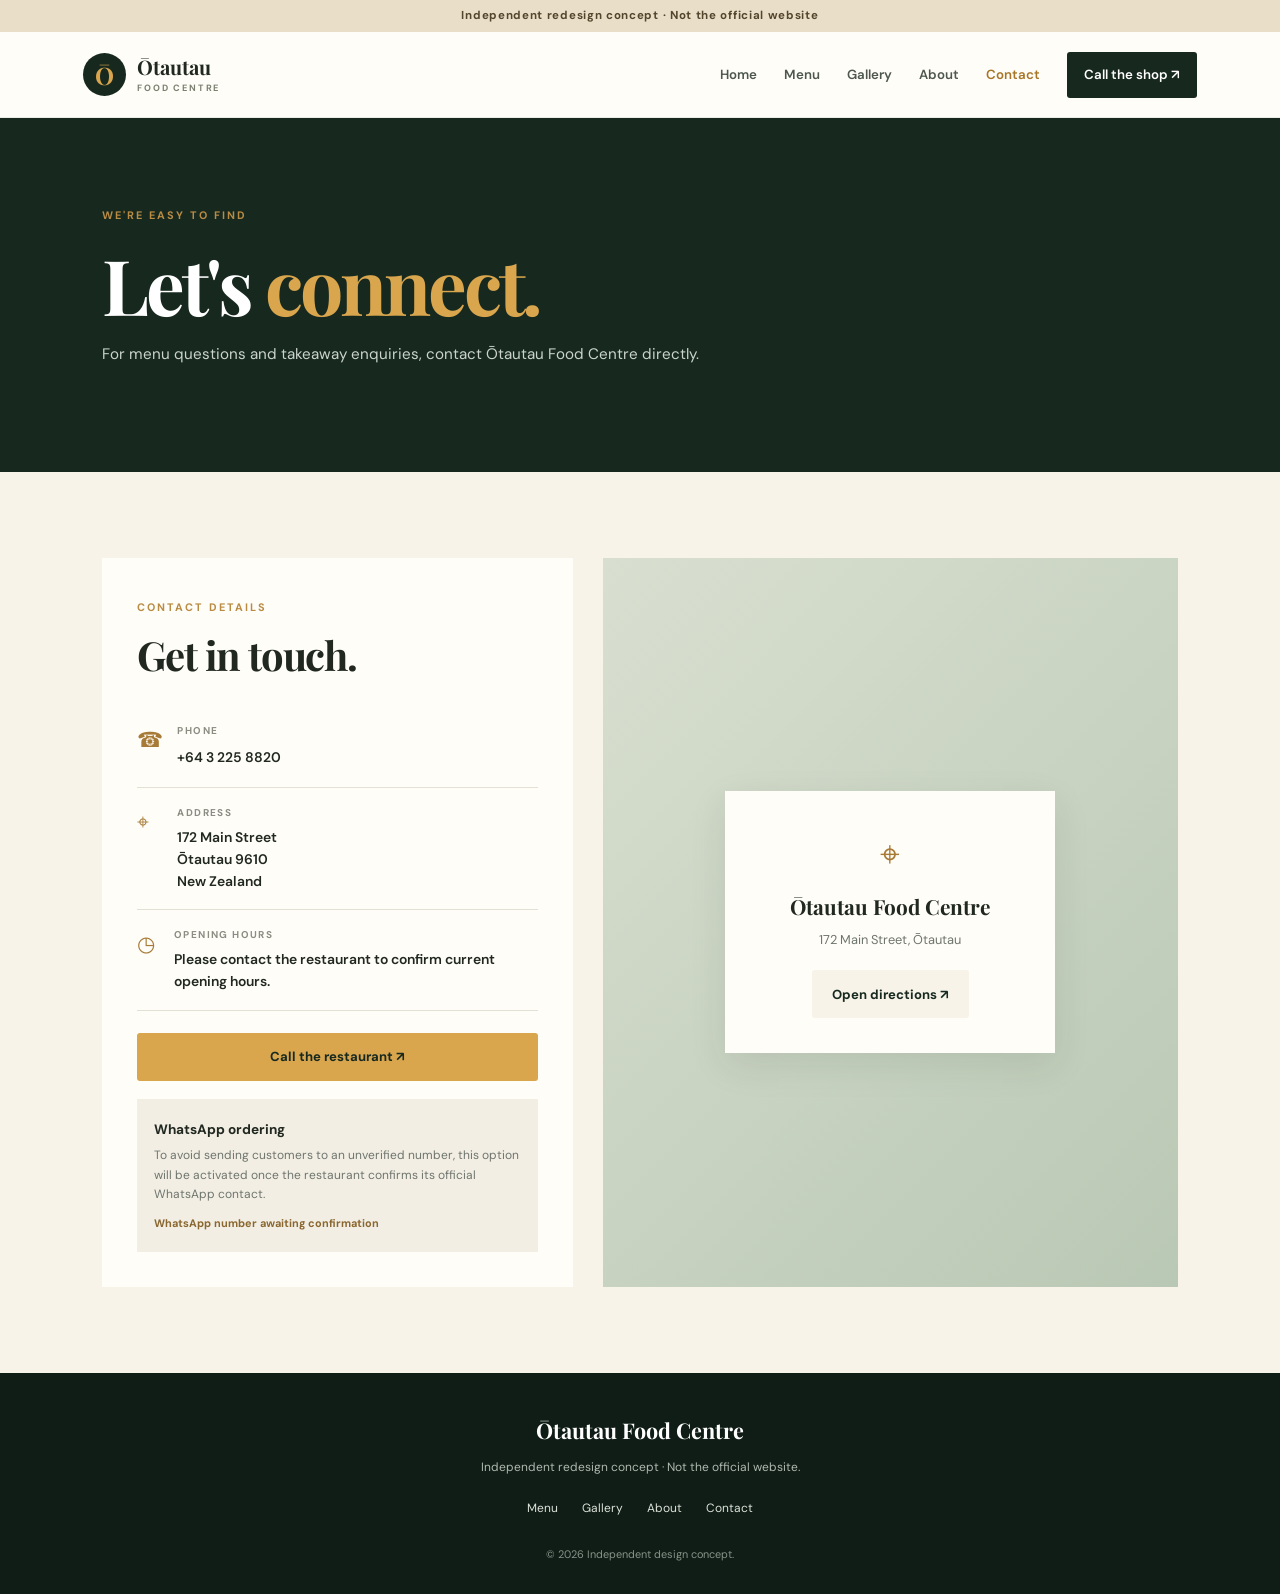
<file: contact.html>
<!DOCTYPE html>
<html lang="en-NZ">
<head>
  <meta charset="UTF-8"><meta name="viewport" content="width=device-width, initial-scale=1">
  <meta name="description" content="Contact and location details for Otautau Food Centre independent website redesign concept.">
  <meta name="theme-color" content="#17291f"><title>Contact | Ōtautau Food Centre</title>
  <link rel="preconnect" href="https://fonts.googleapis.com"><link rel="preconnect" href="https://fonts.gstatic.com" crossorigin>
  <link href="https://fonts.googleapis.com/css2?family=DM+Sans:wght@400;500;600;700&family=Playfair+Display:wght@600;700;800&display=swap" rel="stylesheet">
  <link rel="stylesheet" href="css/style.css"><script src="js/script.js" defer></script>
</head>
<body>
  <div class="concept-notice">Independent redesign concept · Not the official website</div>
  <header class="site-header"><a class="brand" href="index.html"><span class="brand-mark">Ō</span><span>Ōtautau<small>FOOD CENTRE</small></span></a><button class="menu-toggle" aria-label="Open navigation" aria-expanded="false" aria-controls="main-navigation"><span></span><span></span><span></span></button><nav class="navigation" id="main-navigation"><a href="index.html">Home</a><a href="menu.html">Menu</a><a href="gallery.html">Gallery</a><a href="about.html">About</a><a class="active" href="contact.html">Contact</a><a class="nav-cta" href="tel:+6432258820">Call the shop ↗</a></nav></header>
  <main>
    <section class="page-hero"><span class="eyebrow">WE'RE EASY TO FIND</span><h1>Let's <em>connect.</em></h1><p>For menu questions and takeaway enquiries, contact Ōtautau Food Centre directly.</p></section>
    <section class="section contact-layout">
      <div class="contact-card"><span class="eyebrow">CONTACT DETAILS</span><h2>Get in touch.</h2><div class="contact-row"><span class="contact-icon">☎</span><div><small>PHONE</small><a href="tel:+6432258820">+64 3 225 8820</a></div></div><div class="contact-row"><span class="contact-icon">⌖</span><div><small>ADDRESS</small><p>172 Main Street<br>Ōtautau 9610<br>New Zealand</p></div></div><div class="contact-row"><span class="contact-icon">◷</span><div><small>OPENING HOURS</small><p>Please contact the restaurant to confirm current opening hours.</p></div></div><a class="button button-gold full-button" href="tel:+6432258820">Call the restaurant ↗</a><div class="whatsapp-pending"><b>WhatsApp ordering</b><p>To avoid sending customers to an unverified number, this option will be activated once the restaurant confirms its official WhatsApp contact.</p><span>WhatsApp number awaiting confirmation</span></div></div>
      <div class="map-card"><div class="map-placeholder"><span class="map-pin">⌖</span><b>Ōtautau Food Centre</b><span>172 Main Street, Ōtautau</span><a class="button button-light" target="_blank" rel="noopener" href="https://www.google.com/maps/search/?api=1&query=172+Main+Street+Otautau+9610+New+Zealand">Open directions ↗</a></div></div>
    </section>
  </main>
  <footer class="site-footer"><a class="footer-brand" href="index.html">Ōtautau Food Centre</a><p>Independent redesign concept · Not the official website.</p><div class="footer-links"><a href="menu.html">Menu</a><a href="gallery.html">Gallery</a><a href="about.html">About</a><a href="contact.html">Contact</a></div><small>© <span data-year></span> Independent design concept.</small></footer>
</body></html>
</file>
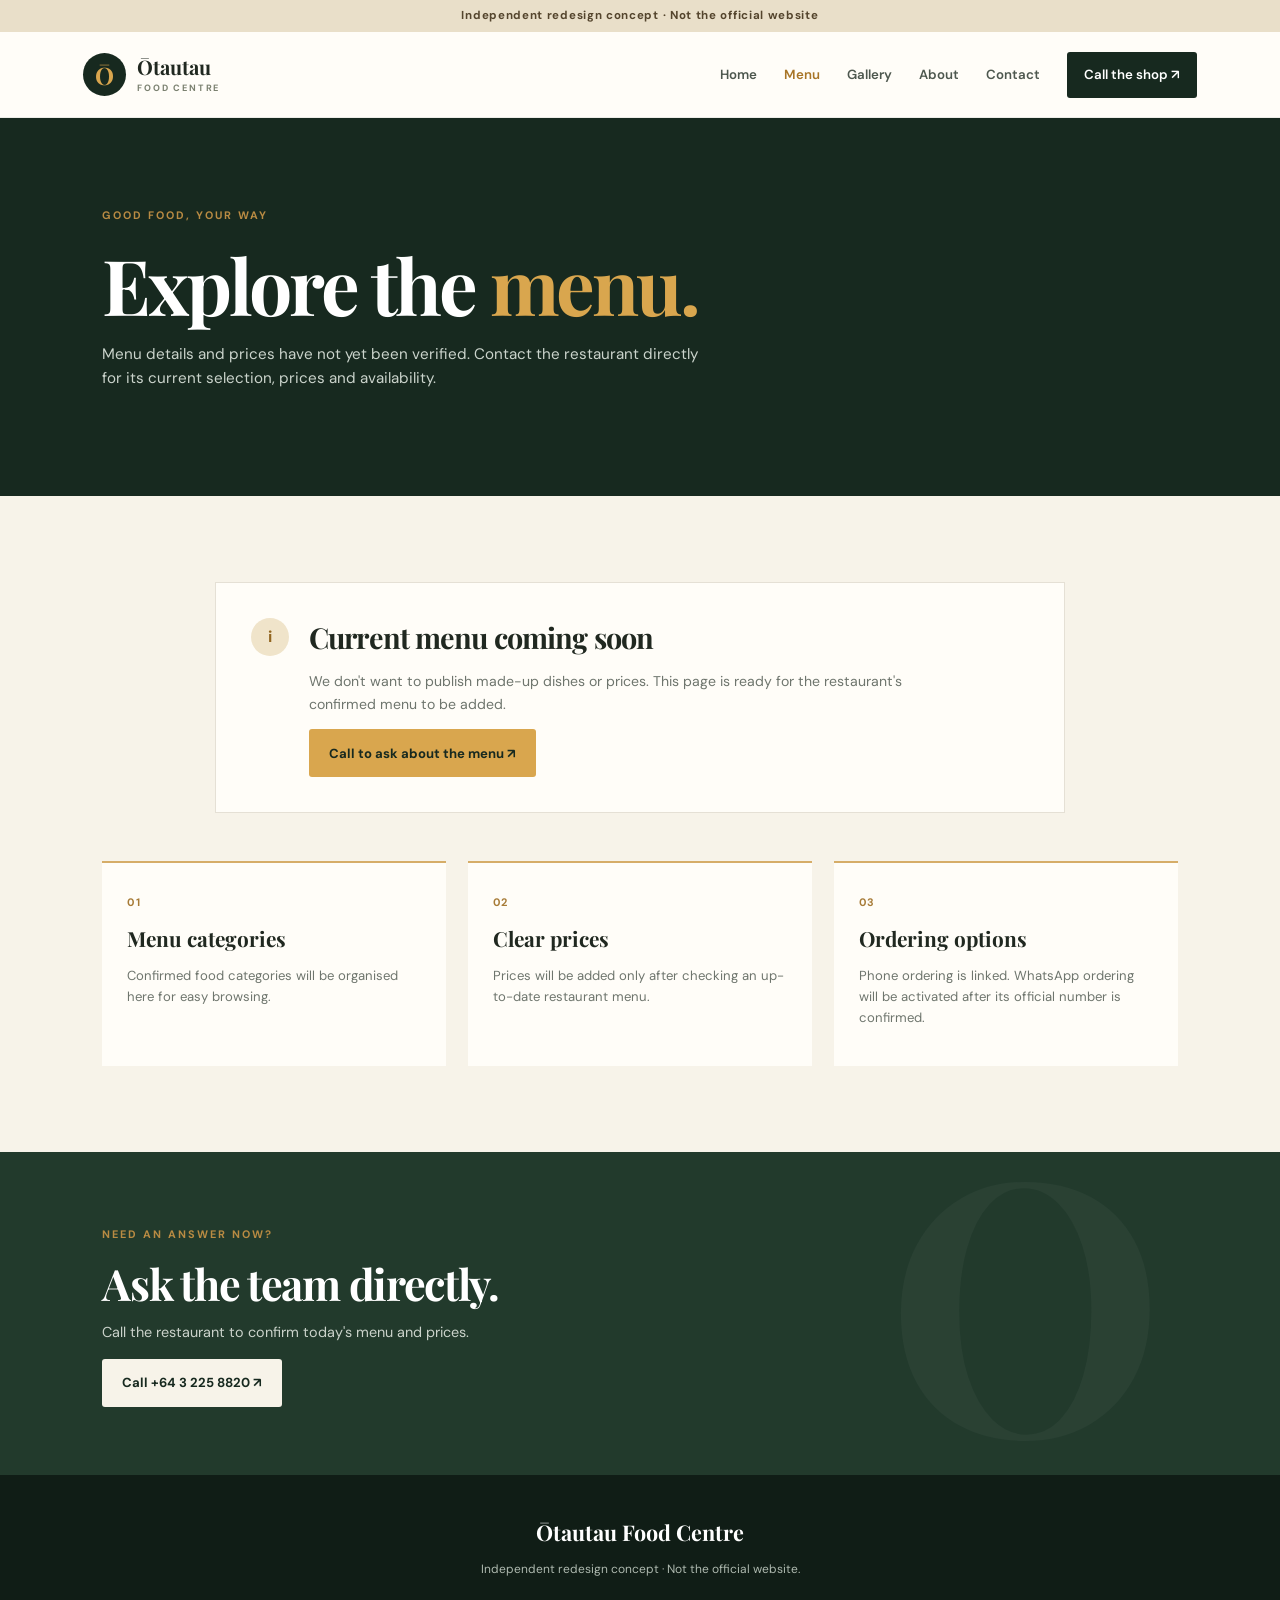
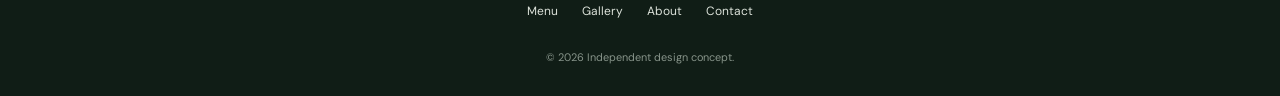
<file: menu.html>
<!DOCTYPE html>
<html lang="en-NZ">
<head>
  <meta charset="UTF-8"><meta name="viewport" content="width=device-width, initial-scale=1">
  <meta name="description" content="Menu information page in the independent Otautau Food Centre redesign concept.">
  <meta name="theme-color" content="#17291f"><title>Menu | Ōtautau Food Centre</title>
  <link rel="preconnect" href="https://fonts.googleapis.com"><link rel="preconnect" href="https://fonts.gstatic.com" crossorigin>
  <link href="https://fonts.googleapis.com/css2?family=DM+Sans:wght@400;500;600;700&family=Playfair+Display:wght@600;700;800&display=swap" rel="stylesheet">
  <link rel="stylesheet" href="css/style.css"><script src="js/script.js" defer></script>
</head>
<body>
  <div class="concept-notice">Independent redesign concept · Not the official website</div>
  <header class="site-header"><a class="brand" href="index.html"><span class="brand-mark">Ō</span><span>Ōtautau<small>FOOD CENTRE</small></span></a><button class="menu-toggle" aria-label="Open navigation" aria-expanded="false" aria-controls="main-navigation"><span></span><span></span><span></span></button><nav class="navigation" id="main-navigation"><a href="index.html">Home</a><a class="active" href="menu.html">Menu</a><a href="gallery.html">Gallery</a><a href="about.html">About</a><a href="contact.html">Contact</a><a class="nav-cta" href="tel:+6432258820">Call the shop ↗</a></nav></header>
  <main>
    <section class="page-hero"><span class="eyebrow">GOOD FOOD, YOUR WAY</span><h1>Explore the <em>menu.</em></h1><p>Menu details and prices have not yet been verified. Contact the restaurant directly for its current selection, prices and availability.</p></section>
    <section class="section menu-notice-wrap"><div class="notice-card"><span class="notice-icon">i</span><div><h2>Current menu coming soon</h2><p>We don't want to publish made-up dishes or prices. This page is ready for the restaurant's confirmed menu to be added.</p><a class="button button-gold" href="tel:+6432258820">Call to ask about the menu ↗</a></div></div>
      <div class="menu-preview-grid"><article><span>01</span><h3>Menu categories</h3><p>Confirmed food categories will be organised here for easy browsing.</p></article><article><span>02</span><h3>Clear prices</h3><p>Prices will be added only after checking an up-to-date restaurant menu.</p></article><article><span>03</span><h3>Ordering options</h3><p>Phone ordering is linked. WhatsApp ordering will be activated after its official number is confirmed.</p></article></div>
    </section>
    <section class="order-banner compact"><div><span class="eyebrow">NEED AN ANSWER NOW?</span><h2>Ask the team directly.</h2><p>Call the restaurant to confirm today's menu and prices.</p><a class="button button-light" href="tel:+6432258820">Call +64 3 225 8820 ↗</a></div><span class="banner-mark" aria-hidden="true">Ō</span></section>
  </main>
  <footer class="site-footer"><a class="footer-brand" href="index.html">Ōtautau Food Centre</a><p>Independent redesign concept · Not the official website.</p><div class="footer-links"><a href="menu.html">Menu</a><a href="gallery.html">Gallery</a><a href="about.html">About</a><a href="contact.html">Contact</a></div><small>© <span data-year></span> Independent design concept.</small></footer>
</body></html>
</file>
<file: css/style.css>
/* Ōtautau Food Centre — independent redesign concept */
:root{--green:#17291f;--green-2:#223a2c;--cream:#f7f3e9;--paper:#fffdf8;--gold:#d9a64e;--ink:#202820;--muted:#6e756d;--line:#e5e0d5;--serif:"Playfair Display",Georgia,serif;--sans:"DM Sans",Arial,sans-serif}
*{box-sizing:border-box}html{scroll-behavior:smooth}body{margin:0;background:var(--paper);color:var(--ink);font-family:var(--sans);line-height:1.6}a{color:inherit;text-decoration:none}img{display:block;max-width:100%}.concept-notice{background:#e9dfc9;color:#54452d;text-align:center;padding:7px 14px;font-size:.72rem;font-weight:700;letter-spacing:.06em}.site-header{height:86px;padding:0 6.5%;display:flex;align-items:center;justify-content:space-between;background:var(--paper);position:relative;z-index:10;border-bottom:1px solid rgba(23,41,31,.08)}.brand{display:flex;align-items:center;gap:11px;font-family:var(--serif);font-size:1.25rem;font-weight:700;line-height:1.05}.brand small{display:block;font:700 .57rem var(--sans);letter-spacing:.2em;margin-top:5px;color:#7a806f}.brand-mark{width:43px;height:43px;border-radius:50%;display:grid;place-items:center;background:var(--green);color:var(--gold);font:700 1.5rem var(--serif)}.navigation{display:flex;align-items:center;gap:27px}.navigation>a{font-size:.83rem;font-weight:600;color:#4d574e;transition:.2s}.navigation>a:hover,.navigation>a.active{color:#a87527}.navigation .nav-cta{background:var(--green);color:#fff;padding:12px 17px;border-radius:3px}.navigation .nav-cta:hover{background:var(--gold);color:var(--green)}.menu-toggle{display:none;background:none;border:0;padding:8px}.menu-toggle span{display:block;width:24px;height:2px;background:var(--green);margin:5px}
.hero{background:var(--green);color:white;padding:76px 8% 83px;display:grid;grid-template-columns:1fr 1fr;gap:7%;align-items:center;min-height:570px;overflow:hidden}.eyebrow{font-size:.68rem;font-weight:700;letter-spacing:.18em;color:#b98b43}.hero h1,.page-hero h1{font:700 clamp(3.1rem,6vw,5.6rem)/1.03 var(--serif);letter-spacing:-.04em;margin:22px 0}.hero h1 em,.page-hero h1 em,.section h2 em{color:var(--gold);font-style:normal}.lead{color:#d0d7cf;max-width:480px;font-size:1rem;line-height:1.8}.button-row{display:flex;flex-wrap:wrap;gap:12px;margin-top:28px}.button{min-height:48px;padding:13px 20px;display:inline-flex;align-items:center;justify-content:center;gap:17px;font-size:.82rem;font-weight:700;border-radius:3px;transition:transform .2s,background .2s}.button:hover{transform:translateY(-2px)}.button-gold{background:var(--gold);color:var(--green)}.button-outline{border:1px solid #839187;color:white}.button-light{background:var(--cream);color:var(--green)}.button-outline-light{border:1px solid rgba(255,255,255,.5);color:white}.hero-meta{display:flex;gap:30px;margin-top:43px}.hero-meta>div{display:flex;align-items:center;gap:11px}.meta-icon{font-size:1.4rem;color:var(--gold)}.hero-meta b,.hero-meta small{display:block}.hero-meta b{font-size:.75rem}.hero-meta small{font-size:.72rem;color:#c4cec5}.hero-art{position:relative;padding:0 0 25px 18px}.hero-art>img{width:100%;height:390px;object-fit:cover;border-radius:48% 48% 5px 5px}.image-label{position:absolute;bottom:45px;left:0;background:var(--paper);color:var(--green);padding:13px 18px;font-size:.75rem;font-weight:700;box-shadow:0 12px 30px #0002}.status-dot{display:inline-block;width:7px;height:7px;background:#b78b43;border-radius:50%;margin-right:8px}.floating-card{position:absolute;right:-22px;top:32px;background:var(--paper);color:var(--green);padding:14px 17px;display:flex;gap:12px;align-items:center;box-shadow:0 12px 30px #0002}.floating-card>span{font-size:1.5rem;color:#b98b43}.floating-card b,.floating-card small{display:block}.floating-card b{font-size:.76rem}.floating-card small{font-size:.66rem;color:var(--muted)}
.section{padding:86px 8%}.section-cream{background:var(--cream)}.section-heading{display:flex;justify-content:space-between;align-items:end;gap:25px}.section h2,.order-banner h2{font:700 clamp(2.3rem,4vw,3.5rem)/1.1 var(--serif);letter-spacing:-.03em;margin:14px 0}.text-link{font-size:.8rem;font-weight:700;color:#936923;border-bottom:1px solid #c49a55;padding-bottom:5px}.section-intro{max-width:550px;color:var(--muted);margin:18px 0 35px;font-size:.9rem}.food-grid{display:grid;grid-template-columns:repeat(3,1fr);gap:22px}.food-card{background:var(--paper);box-shadow:0 8px 28px #1c2b1d0a}.food-card img{width:100%;height:225px;object-fit:cover}.food-card>div{padding:21px 22px 24px}.card-kicker{font-size:.62rem;letter-spacing:.14em;color:#a77b37;font-weight:700}.food-card h3{font:700 1.45rem var(--serif);margin:8px 0 4px}.food-card p,.fine-print{font-size:.76rem;color:var(--muted);margin:0}.fine-print{margin-top:22px;font-style:italic}
.order-banner{background:var(--green-2);color:white;padding:68px 8%;position:relative;overflow:hidden;display:flex;align-items:center;min-height:350px}.order-banner>div{position:relative;z-index:1;max-width:580px}.order-banner p{color:#cbd3cb;max-width:470px;font-size:.9rem}.banner-mark{position:absolute;right:9%;top:50%;transform:translateY(-55%);font:700 22rem var(--serif);color:#ffffff09}.order-banner.compact{min-height:280px}.order-banner.compact h2{font-size:2.7rem}.visit-section{display:grid;grid-template-columns:1fr 1fr;gap:10%;align-items:center}.visit-section p{max-width:420px;color:var(--muted);font-size:.9rem}.address-card{background:var(--cream);padding:38px 42px;border-left:4px solid var(--gold)}.address-card h3{font:700 1.7rem var(--serif);margin:12px 0}.address-card p{line-height:1.9}.address-card>a{font-weight:700;color:#986b26}
.site-footer{background:#101d16;color:#dce2da;padding:43px 8% 28px;text-align:center}.footer-brand{font:700 1.35rem var(--serif);color:white}.site-footer p{font-size:.75rem;color:#aeb9af}.footer-links{display:flex;justify-content:center;gap:24px;margin:22px 0}.footer-links a{font-size:.75rem;color:#dce2da}.site-footer>small{font-size:.68rem;color:#87948a}
.page-hero{background:var(--green);color:white;padding:83px 8% 90px}.page-hero h1{font-size:clamp(3rem,6vw,5rem);margin:18px 0}.page-hero p{max-width:610px;color:#cbd4cc;font-size:.95rem}.menu-notice-wrap{background:var(--cream)}.notice-card{display:flex;gap:20px;align-items:flex-start;background:var(--paper);padding:35px;border:1px solid var(--line);max-width:850px;margin:0 auto}.notice-icon{flex:0 0 38px;height:38px;border-radius:50%;display:grid;place-items:center;background:#f0e4ca;color:#91651f;font-weight:700}.notice-card h2{font:700 1.8rem var(--serif);margin:0 0 8px}.notice-card p{color:var(--muted);font-size:.88rem;max-width:610px}.menu-preview-grid,.value-grid{display:grid;grid-template-columns:repeat(3,1fr);gap:22px;margin-top:48px}.menu-preview-grid article,.value-grid article{padding:25px;border-top:2px solid #d6ad68;background:#fffdf8}.menu-preview-grid article>span,.value-grid article>span{font-size:.68rem;color:#a77b37;font-weight:700;letter-spacing:.12em}.menu-preview-grid h3,.value-grid h3{font:700 1.3rem var(--serif);margin:10px 0}.menu-preview-grid p,.value-grid p{font-size:.82rem;color:var(--muted)}
.gallery-section{background:var(--cream)}.gallery-grid{display:grid;grid-template-columns:1.2fr 1fr 1fr;grid-template-rows:230px 230px;gap:16px}.gallery-item{position:relative;margin:0;overflow:hidden;background:#d8d4c9}.gallery-item img{width:100%;height:100%;object-fit:cover;transition:transform .5s}.gallery-item:hover img{transform:scale(1.04)}.gallery-item figcaption{position:absolute;bottom:0;left:0;right:0;padding:28px 15px 13px;color:white;font-size:.75rem;font-weight:700;background:linear-gradient(transparent,#0009)}.gallery-tall{grid-row:span 2}
.about-layout{display:grid;grid-template-columns:1fr 1fr;gap:8%;align-items:center}.about-image img{width:100%;height:490px;object-fit:cover}.about-copy h2{font:700 clamp(2.1rem,4vw,3.2rem)/1.12 var(--serif);margin:15px 0}.about-copy p{font-size:.9rem;color:var(--muted)}.detail-panel{margin-top:25px;padding:20px;background:var(--cream);display:grid;gap:7px;font-size:.8rem}.detail-panel span{color:var(--muted)}.detail-panel a{font-weight:700;color:#936923}.values-section{background:var(--green);color:white}.values-section h2{font:700 clamp(2.3rem,4vw,3.5rem)/1.1 var(--serif);margin:14px 0 30px}.values-section .value-grid article{background:#21372a}.values-section .value-grid p{color:#c1ccc2}.values-section .fine-print{color:#aeb9af;margin-top:25px}
.contact-layout{display:grid;grid-template-columns:.9fr 1.1fr;gap:30px;background:var(--cream)}.contact-card{background:var(--paper);padding:35px}.contact-card h2{font:700 2.5rem var(--serif);margin:10px 0 25px}.contact-row{display:flex;gap:15px;padding:17px 0;border-bottom:1px solid var(--line)}.contact-icon{font-size:1.3rem;color:#a77b37;width:25px}.contact-row small{display:block;font-size:.62rem;font-weight:700;letter-spacing:.14em;color:#8b8d82;margin-bottom:5px}.contact-row a,.contact-row p{font-size:.87rem;font-weight:600;margin:0}.full-button{width:100%;margin-top:22px}.whatsapp-pending{background:#f2eee4;padding:17px;margin-top:18px}.whatsapp-pending b{font-size:.85rem}.whatsapp-pending p{font-size:.75rem;color:var(--muted);margin:5px 0}.whatsapp-pending span{font-size:.68rem;font-weight:700;color:#8a672f}.map-card{min-height:520px;background:linear-gradient(135deg,#d9dfd0,#b9c8b4);display:grid;place-items:center;padding:25px}.map-placeholder{background:var(--paper);padding:35px;text-align:center;box-shadow:0 12px 35px #1c2b1d18;max-width:330px;width:100%;display:flex;flex-direction:column;align-items:center;gap:10px}.map-pin{font-size:2.2rem;color:#a77b37}.map-placeholder b{font:700 1.3rem var(--serif)}.map-placeholder>span:not(.map-pin){font-size:.8rem;color:var(--muted)}.map-placeholder .button{margin-top:10px}
@media(max-width:900px){.site-header{padding:0 5%}.navigation{gap:15px}.navigation>a{font-size:.75rem}.hero{padding-left:6%;padding-right:6%;gap:4%}.hero-art>img{height:340px}.section,.page-hero{padding-left:6%;padding-right:6%}.food-card img{height:185px}.contact-layout{grid-template-columns:1fr 1fr}.contact-card{padding:25px}}
@media(max-width:700px){.site-header{height:72px}.menu-toggle{display:block;cursor:pointer}.navigation{display:none;position:absolute;top:72px;left:0;right:0;background:var(--paper);padding:15px 6% 23px;box-shadow:0 12px 20px #00000012;flex-direction:column;align-items:stretch;gap:0}.navigation.open{display:flex}.navigation>a{padding:12px 0;font-size:.9rem;border-bottom:1px solid var(--line)}.navigation .nav-cta{padding:12px 15px;margin-top:12px;text-align:center;border:0}.hero{grid-template-columns:1fr;padding:58px 7% 65px;gap:42px}.hero h1{font-size:3.65rem}.hero-art{padding-left:8px;padding-right:8px}.hero-art>img{height:300px}.floating-card{right:-2px;top:18px}.hero-meta{gap:20px;flex-wrap:wrap}.section{padding:65px 7%}.section-heading{align-items:flex-start;flex-direction:column}.section-heading h2{font-size:2.6rem}.food-grid{grid-template-columns:1fr;gap:18px}.food-card{display:grid;grid-template-columns:38% 1fr;align-items:center}.food-card img{height:155px}.food-card>div{padding:15px}.food-card h3{font-size:1.2rem}.food-card p{font-size:.72rem}.order-banner{padding:60px 7%;min-height:360px}.banner-mark{right:-5%;font-size:14rem}.visit-section,.about-layout,.contact-layout{grid-template-columns:1fr;gap:30px}.address-card{padding:30px}.page-hero{padding:65px 7%}.page-hero h1{font-size:3.3rem}.menu-preview-grid,.value-grid{grid-template-columns:1fr;gap:12px;margin-top:30px}.notice-card{padding:23px;gap:13px}.gallery-grid{grid-template-columns:1fr 1fr;grid-template-rows:220px 180px 180px}.gallery-tall{grid-row:span 2}.about-image img{height:320px}.contact-card{padding:25px}.map-card{min-height:350px}.site-footer{padding-left:7%;padding-right:7%}.footer-links{gap:15px;flex-wrap:wrap}}
@media(max-width:390px){.hero h1{font-size:3rem}.hero-meta{flex-direction:column}.food-card{grid-template-columns:1fr}.food-card img{height:190px}.gallery-grid{grid-template-columns:1fr;grid-template-rows:repeat(5,220px)}.gallery-tall{grid-row:auto}.button{padding:12px 14px;font-size:.76rem}}
</file>
